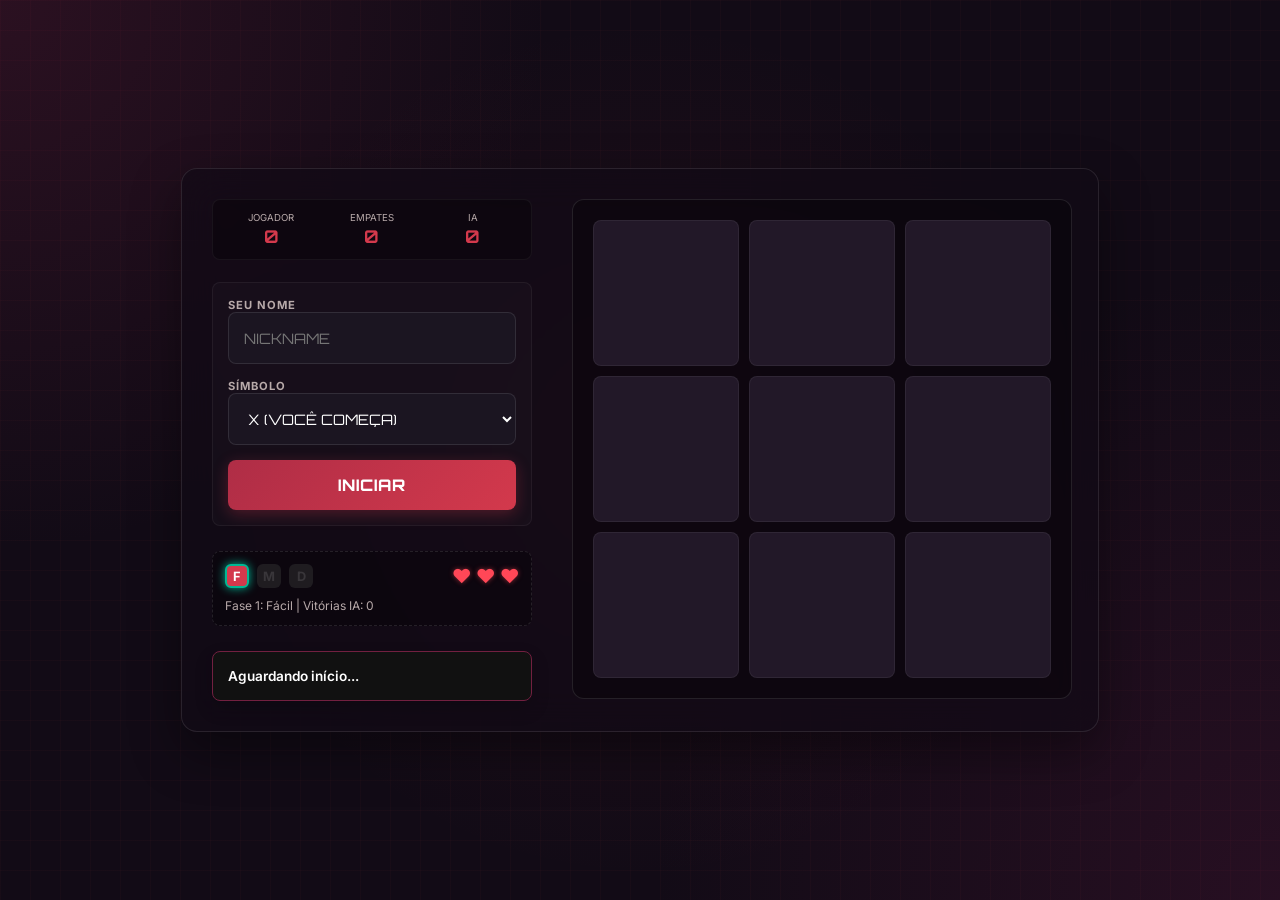
<file: index.html>
<!DOCTYPE html>
<html lang="pt-BR">
<head>
    <meta charset="UTF-8">
    <meta name="viewport" content="width=device-width, initial-scale=1.0">
    <meta http-equiv="refresh" content="0; url=game.html">
    <title>Jogo da Velha</title>
    <link rel="stylesheet" href="style.css">
    <script>window.location.replace('game.html');</script>
</head>
<body>
    <p style="text-align: center; padding: 20px;"><a href="game.html" class="auth-link">Abrir o Jogo da Velha</a></p>
</body>
</html>
</file>
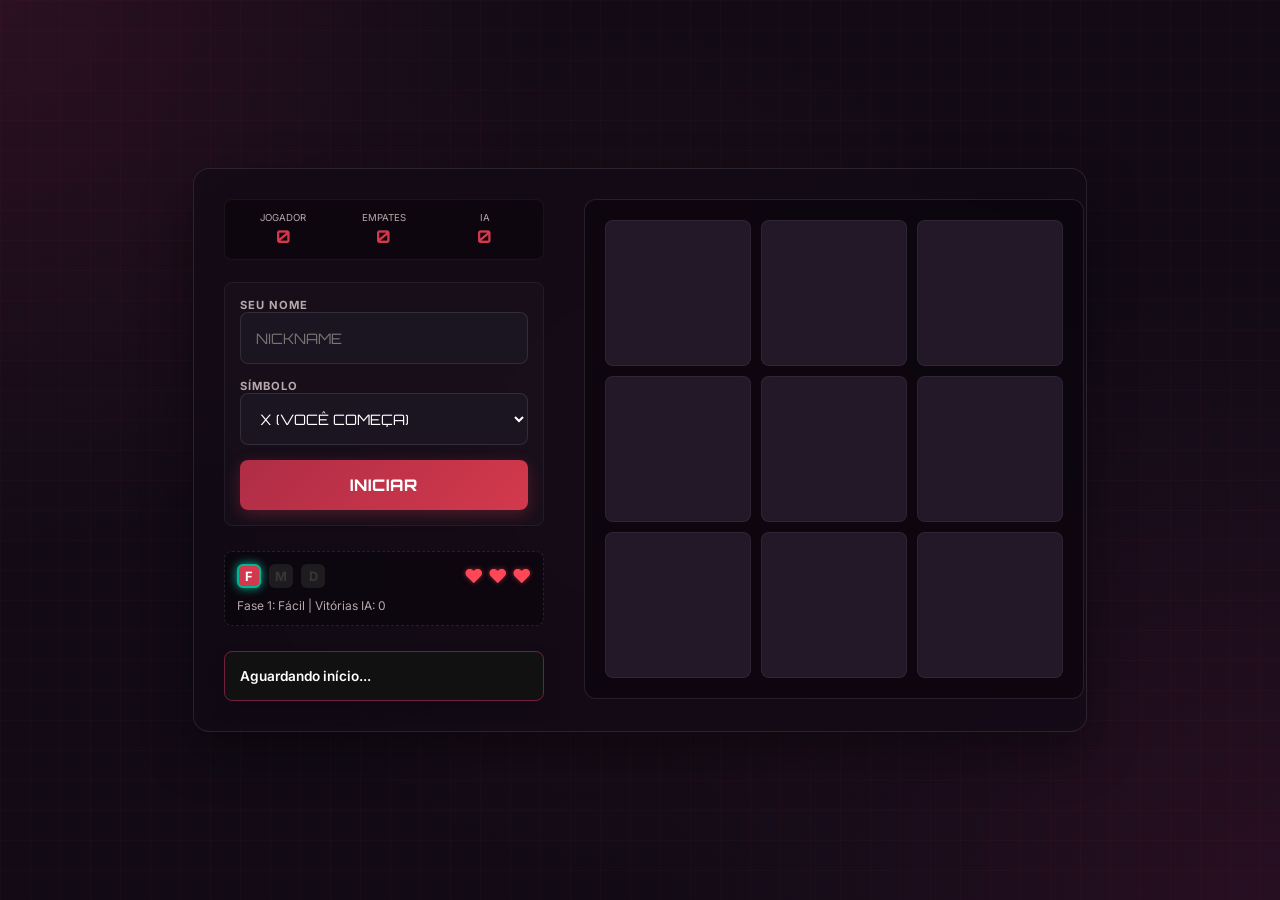
<file: game.html>
<!DOCTYPE html>
<html lang="pt-BR">
<head>
    <meta charset="UTF-8">
    <meta name="viewport" content="width=device-width, initial-scale=1.0">
    <title>Arena - Jogo da Velha</title>
    <link rel="stylesheet" href="style.css">
</head>
<body style="opacity: 0; transition: opacity 0.3s ease; overflow-y: auto;">
    <div id="app">
        <section id="tela-jogo" class="screen">
            <div class="container">
                <section class="configuracoes">
                    <div class="formulario-compacto">
                         <div class="placar">
                            <div class="placar-item">
                                <span id="label-p1">Jogador</span>
                                <strong id="score-p1">0</strong>
                            </div>
                            <div class="placar-item">
                                <span>Empates</span>
                                <strong id="score-empate">0</strong>
                            </div>
                            <div class="placar-item">
                                <span id="label-p2">IA</span>
                                <strong id="score-p2">0</strong>
                            </div>
                        </div>

                        <div class="secao-inicio-partida">
                            <div class="grupo-opcao">
                                <label>Seu Nome</label>
                                <input type="text" id="player1" class="input-moderno" placeholder="NICKNAME" autocomplete="off">
                            </div>
                            <div class="grupo-opcao">
                                <label>Símbolo</label>
                                <select id="select-simbolo" class="input-moderno">
                                    <option value="X">X (VOCÊ COMEÇA)</option>
                                    <option value="O">O (IA COMEÇA)</option>
                                </select>
                            </div>
                            <button id="btnIrParaJogo" class="btn-principal-game">INICIAR</button>
                        </div>

                        <div id="info-carreira" class="carreira-container">
                            <div class="niveis-badge">
                                <span id="badge-facil" class="badge">F</span>
                                <span id="badge-medio" class="badge bloqueado">M</span>
                                <span id="badge-dificil" class="badge bloqueado">D</span>
                            </div>
                            <div id="vidas-indicator" class="vidas-container"></div>
                            <div id="stats-carreira" class="stats-carreira">Fase 1</div>
                        </div>

                        <div class="painel">
                            <div id="console">Aguardando início...</div>
                        </div>
                    </div>
                </section>

                <section class="tabuleiro">
                    <div class="casa" data-index="0"></div>
                    <div class="casa" data-index="1"></div>
                    <div class="casa" data-index="2"></div>
                    <div class="casa" data-index="3"></div>
                    <div class="casa" data-index="4"></div>
                    <div class="casa" data-index="5"></div>
                    <div class="casa" data-index="6"></div>
                    <div class="casa" data-index="7"></div>
                    <div class="casa" data-index="8"></div>
                </section>
            </div>
        </section>
    </div>

    <div id="modal-fase" class="modal-overlay hidden">
        <div class="modal-content">
            <div id="modal-icon">🏆</div>
            <h2 id="modal-titulo">Fase Concluída!</h2>
            <p id="modal-mensagem"></p>
            <p id="modal-tentativas" class="modal-tentativas-texto"></p>
            <div id="modal-progresso-container" class="modal-progresso">
                <span id="fase-anterior">Fase 1</span>
                <span class="seta">→</span>
                <span id="fase-proxima">Fase 2</span>
            </div>
            <div class="modal-footer">
                <button id="btnAcaoModal">Próxima Fase</button>
                <button id="btnResetarCarreira" class="btn-perigo hidden">Reiniciar do Início</button>
            </div>
        </div>
    </div>

    <script type="module" src="game.js"></script>
</body>
</html>
</file>
<file: style.css>
/* ==========================================================================
   VARIÁVEIS E RESET
   ========================================================================== */
@import url('https://fonts.googleapis.com/css2?family=Inter:wght@400;500;700&family=Orbitron:wght@400;600;700;800&display=swap');

* {
    margin: 0;
    padding: 0;
    box-sizing: border-box;
}

:root {
    --radius: 8px;
    --radius-lg: 16px;
    --control-h: 52px;

    /* Tipografia principal */
    --font-ui: 'Inter', sans-serif;
    --font-title: 'Orbitron', sans-serif;

    /* Paleta de cores de texto */
    --color-text: #e7dede;
    --color-text-soft: #b8aaaa;

    /* Cor de fundo do app */
    --color-bg: #120b16;

    /* Tons de vinho do tema */
    --color-wine-1: #722040;
    --color-wine-2: #d3394c;
    --color-wine-3: #af2d46;
    --color-wine-4: #6a1c48;
    --color-wine-5: #8b2444;

    /* Cores para estados de sucesso e botões */
    --color-success: #00b894;
    --color-success-hover: #00c9a0;
    --color-button-text: #081c15;

    /* Variáveis de foco e interação */
    --border-color-focus: var(--color-wine-2);

    /* Estilos para o grid e efeitos de brilho */
    --color-grid: rgba(211, 57, 76, 0.035);
    --color-glow-top:
        rgba(114, 32, 64, 0.26);

    --color-glow-bottom:
        rgba(106, 28, 72, 0.24);

    --color-glow-center:
        rgba(211, 57, 76, 0.08);

    --color-input-bg: #1b1521;
    --color-input-border:
        rgba(255, 255, 255, 0.08);
    --color-input-text:
        var(--color-text);

    --color-input-placeholder:
        rgba(255, 255, 255, 0.35);

    /* Fundo do console de mensagens */
    --color-console-bg: #111111;

    /* Estilização das casas do tabuleiro */
    --color-cell-bg: #221828;
    --color-cell-hover: #2c1f34;
    --color-cell-border:
        rgba(255, 255, 255, 0.08);
    --color-cell-text:
        var(--color-text);

    /* Sombras e efeitos de profundidade */
    --shadow-soft:
        0 8px 18px rgba(0, 0, 0, 0.18);
    --shadow-focus:
        0 0 12px rgba(211, 57, 76, 0.18);
}

body {
    margin: 0;
    padding: 0;
    min-height: 100vh;
    min-height: 100dvh; /* altura dinâmica para navegadores mobile */
    padding: 20px 10px;
    display: flex;
    flex-direction: column;
    justify-content: center;
    align-items: center;
    overflow-x: hidden;
    overflow-y: auto;
    scroll-behavior: smooth;
    font-family: var(--font-ui);
    color: var(--color-text);
    background-color: var(--color-bg);
    background-image:
        linear-gradient(var(--color-grid) 1px,
            transparent 1px),
        linear-gradient(90deg,
            var(--color-grid) 1px,
            transparent 1px),
        radial-gradient(circle at top left,
            var(--color-glow-top),
            transparent 35%),
        radial-gradient(circle at bottom right,
            var(--color-glow-bottom),
            transparent 40%),
        radial-gradient(circle at center,
            var(--color-glow-center),
            transparent 55%);
    background-size:
        30px 30px,
        30px 30px,
        auto,
        auto,
        auto;
}

#app {
    /* Container principal centralizado */
    width: 100%;
    max-width: 1200px;
    display: flex;
    justify-content: center;
    align-items: center;
    padding: 10px;
}

.container {
    width: 100%;
    max-width: 1050px;
    margin: 0 auto;
    display: grid;
    grid-template-columns: 320px 1fr;
    gap: 40px;
    padding: 30px;
    background: rgba(18, 11, 22, 0.7);
    border-radius: 16px;
    backdrop-filter: blur(20px);
    border: 1px solid rgba(255, 255, 255, 0.1);
    box-shadow: 0 20px 50px rgba(0,0,0,0.4);
}

.hidden {
    display: none !important;
}

.screen-auth {
    width: 100%;
    padding: 20px 0;
    display: flex;
    justify-content: center;
    align-items: center;
    animation: fadeIn 0.5s ease;
}

@keyframes fadeIn {
    from { opacity: 0; transform: translateY(10px); }
    to { opacity: 1; transform: translateY(0); }
}

/* Estilos para Páginas de Autenticação */
.auth-container {
    width: 95%;
    max-width: 400px;
    padding: 35px 25px;
    background: rgba(255, 255, 255, 0.03);
    border-radius: var(--radius-lg);
    backdrop-filter: blur(15px);
    border: 1px solid rgba(255, 255, 255, 0.12);
    box-shadow: 0 15px 35px rgba(0, 0, 0, 0.5);
    animation: slideUp 0.5s ease-out;
}

.auth-header {
    text-align: center;
    margin-bottom: 30px;
}

.auth-header h1 {
    font-family: var(--font-title);
    font-size: 1.8rem;
    color: #fff;
    text-transform: uppercase;
    letter-spacing: 2px;
    margin-bottom: 10px;
}

.auth-footer {
    margin-top: 25px;
    text-align: center;
}

.auth-link {
    color: var(--color-wine-2);
    text-decoration: none;
    font-size: 0.9rem;
    font-weight: 500;
    transition: color 0.3s;
}

.auth-link:hover {
    color: #ff4d61;
    text-decoration: underline;
}

.placar {
    display: grid;
    grid-template-columns: repeat(3, 1fr);
    gap: 8px;
    margin-bottom: 12px;
    padding: 12px;
    background: rgba(0,0,0,0.3);
    border-radius: var(--radius);
    border: 1px solid rgba(255,255,255,0.05);
}
.placar-item { display: flex; flex-direction: column; align-items: center; }
.placar-item span { font-size: 0.6rem; text-transform: uppercase; color: var(--color-text-soft); margin-bottom: 2px; }
.placar-item strong { font-size: 1.1rem; color: var(--color-wine-2); font-family: var(--font-title); }

.carreira-container {
    background: rgba(0, 0, 0, 0.3); padding: 12px; border-radius: var(--radius); border: 1px dashed rgba(255,255,255,0.1);
    margin-bottom: 15px; display: flex; align-items: center; justify-content: space-between; flex-wrap: wrap; gap: 10px;
}

.vidas-container {
    display: flex;
    gap: 5px;
    font-size: 1.2rem;
}

.coracao {
    color: #ff4757;
    text-shadow: 0 0 5px rgba(255, 71, 87, 0.5);
    transition: all 0.3s ease;
}

.coracao.perdido {
    color: #333;
    text-shadow: none;
    filter: grayscale(1);
}

.titulo-carreira {
    font-size: 0.7rem;
    text-transform: uppercase;
    color: var(--color-text-soft);
    letter-spacing: 1px;
}

.niveis-badge {
    display: flex;
    gap: 8px;
}

.badge {
    width: 24px;
    height: 24px;
    display: flex;
    justify-content: center;
    align-items: center;
    border-radius: 6px;
    background: var(--color-wine-2);
    color: white;
    font-weight: bold;
    font-size: 0.8rem;
    border: 2px solid transparent;
    transition: all 0.3s ease;
}

.badge.bloqueado {
    background: #333;
    color: #666;
    opacity: 0.5;
}

.badge.atual {
    border-color: var(--color-success);
    box-shadow: 0 0 10px var(--color-success);
    animation: pulse 2s infinite;
}

.stats-carreira {
    font-size: 0.75rem;
    color: var(--color-text-soft);
}

.grupo-opcao {
    display: flex;
    flex-direction: column;
    margin-bottom: 15px;
}

.grupo-opcao label {
    font-size: 0.7rem;
    color: var(--color-text-soft);
    text-transform: uppercase;
    letter-spacing: 1px;
    font-weight: 700;
}

.secao-inicio-partida {
    background: rgba(255, 255, 255, 0.02); padding: 15px; border-radius: var(--radius);
    border: 1px solid rgba(255, 255, 255, 0.05); margin-bottom: 15px;
}

.input-moderno {
    height: var(--control-h); background: var(--color-input-bg); border: 1px solid rgba(255,255,255,0.1);
    font-family: var(--font-title); font-size: 0.9rem; color: #fff; width: 100%; padding: 0 15px;
    border-radius: var(--radius); outline: none; transition: 0.3s;
}
.input-moderno:focus { border-color: var(--color-wine-2); box-shadow: 0 0 10px rgba(211, 57, 76, 0.2); }

.select-moderno {
    cursor: pointer;
    font-weight: bold;
    letter-spacing: 1px;
}

.btn-principal-game {
    width: 100%; height: 50px; margin-top: 10px;
    background: linear-gradient(135deg, #af2d46, #d3394c);
    color: #fff; font-family: var(--font-title); font-size: 1rem; font-weight: 800;
    text-transform: uppercase; letter-spacing: 1px; border: none; border-radius: var(--radius);
    cursor: pointer; transition: 0.3s;
    box-shadow: 0 4px 15px rgba(211, 57, 76, 0.3);
    display: flex; justify-content: center; align-items: center;
}

.btn-principal-game:hover {
    transform: translateY(-3px) scale(1.02);
    background: linear-gradient(135deg, var(--color-wine-2), #ff4d61);
    filter: brightness(1.1);
}

.formulario-compacto { width: 100%; display: flex; flex-direction: column; gap: 10px; }
.error-message { color: #ff4757; font-size: 0.8rem; margin: 5px 0; text-align: center; font-weight: bold; }

.btn-sair {
    width: 100%;
    height: 35px;
    background: transparent;
    border: 1px solid rgba(255, 255, 255, 0.1);
    color: var(--color-text-soft);
    border-radius: var(--radius);
    cursor: pointer;
    font-size: 0.8rem;
    font-weight: 600;
    margin-top: 15px;
}
.btn-sair:hover {
    background: rgba(211, 57, 76, 0.1);
    color: var(--color-wine-2);
    border-color: var(--color-wine-2);
}

/* ==========================================================================
   CONSOLE E FEEDBACK
   ========================================================================== */
#console {
    width: 100%;
    min-height: 50px;
    padding: 10px 15px;
    display: flex;
    align-items: center;
    background: var(--color-console-bg);
    border: 1px solid var(--color-wine-1);
    border-radius: var(--radius);
    color: #fff; font-size: 0.85rem; font-weight: 600;
    box-shadow:
        var(--shadow-soft);
}

.tabuleiro {
    display: grid;
    grid-template-columns: repeat(3, 1fr);
    grid-template-rows: repeat(3, 1fr);
    gap: 10px;
    width: 100%;
    max-width: 500px;
    aspect-ratio: 1 / 1;
    margin: 0 auto;
    padding: 20px;
    background: rgba(0, 0, 0, 0.3);
    border-radius: 12px;
    border: 1px solid rgba(255, 255, 255, 0.1);
}

.casa {
    background: var(--color-cell-bg);
    border: 1px solid var(--color-cell-border);
    border-radius: var(--radius);
    display: flex;
    justify-content: center;
    align-items: center;
    font-family: var(--font-title);
    color: var(--color-text);
    cursor: pointer;
    border: 1px solid rgba(255,255,255,0.06);
    font-size: clamp(2.5rem, 12vw, 4rem);
    font-weight: 800;
    transition: all 0.2s cubic-bezier(0.4, 0, 0.2, 1);
    user-select: none;
    -webkit-tap-highlight-color: transparent;
}
.casa:hover {
    background: var(--color-cell-hover);
    border-color: #d3394c;
}
.casa:active {
    transform: scale(0.95);
    background: rgba(211, 57, 76, 0.1);
}
.casa.vencedora {
    background: var(--color-success);
    color: var(--color-button-text);
    border-color: var(--color-success-hover);
    outline: 2px solid var(--color-success-hover);
    outline-offset: 3px;
    box-shadow:
        0 0 12px rgba(0, 184, 148, 0.35);
}

@media (max-width: 768px) {
    .container {
        grid-template-columns: 1fr;
        gap: 20px;
        padding: 15px;
    }

    .tabuleiro {
        max-width: 100%;
        padding: 15px;
        gap: 8px;
    }
    
    .carreira-container {
        flex-direction: column;
        gap: 10px;
    }
}

.modal-overlay {
    position: fixed;
    top: 0;
    left: 0;
    width: 100%;
    height: 100%;
    background: rgba(0, 0, 0, 0.85);
    backdrop-filter: blur(8px);
    display: flex;
    justify-content: center;
    align-items: center;
    z-index: 1000;
    animation: fadeIn 0.3s ease;
}
.modal-content {
    background: var(--color-input-bg);
    padding: 40px;
    border-radius: var(--radius-lg);
    border: 2px solid var(--color-wine-2);
    text-align: center;
    max-width: 380px;
    width: 90%;
    box-shadow: 0 0 50px rgba(0,0,0,0.8);
    animation: slideUp 0.4s cubic-bezier(0.175, 0.885, 0.32, 1.275);
}
.modal-content.derrota {
    border-color: #ff4757;
    box-shadow: 0 0 30px rgba(255, 71, 87, 0.4);
}
@keyframes slideUp {
    from { transform: translateY(50px); opacity: 0; }
    to { transform: translateY(0); opacity: 1; }
}
@keyframes fadeIn { from { opacity: 0; } to { opacity: 1; } }

#modal-icon {
    font-size: 4rem;
    margin-bottom: 20px;
}

.modal-content h2 {
    font-family: var(--font-title);
    color: #fff;
    margin-bottom: 10px;
    text-transform: uppercase;
    letter-spacing: 2px;
}

.modal-content p {
    color: var(--color-text-soft);
    margin-bottom: 25px;
}

.modal-tentativas-texto {
    font-size: 0.85rem;
    color: var(--color-wine-2);
    margin-top: -15px;
    margin-bottom: 20px;
    font-weight: bold;
    text-transform: uppercase;
}

.modal-progresso {
    display: flex;
    justify-content: center;
    align-items: center;
    gap: 15px;
    margin-bottom: 30px;
    padding: 15px;
    background: rgba(255, 255, 255, 0.05);
    border-radius: var(--radius);
}

.modal-progresso span {
    font-weight: bold;
    font-family: var(--font-title);
    font-size: 0.9rem;
}

.modal-progresso .seta {
    color: var(--color-wine-2);
    font-size: 1.2rem;
}

.modal-footer {
    display: flex;
    flex-direction: column;
    gap: 10px;
}

#btnAcaoModal {
    width: 100%;
    height: 50px;
    background: var(--color-success);
    color: var(--color-button-text);
    border: none;
    border-radius: var(--radius);
    font-weight: bold;
    font-size: 1rem;
    cursor: pointer;
    box-shadow: 0 4px 15px rgba(0, 184, 148, 0.2);
    transition: 0.2s;
}

#btnAcaoModal:hover {
    background: var(--color-success-hover);
    transform: scale(1.05);
}

.btn-perigo {
    width: 100%;
    height: 45px;
    background: transparent;
    color: #ff4757;
    border: 1px solid #ff4757;
    border-radius: var(--radius);
    font-weight: bold;
    cursor: pointer;
    transition: 0.2s;
}

.btn-perigo:hover {
    background: rgba(255, 71, 87, 0.1);
}

/* ==========================================================================
   UTILITÁRIOS E SENHA
   ========================================================================== */
.password-wrapper {
    position: relative;
    width: 100%;
    display: flex;
    align-items: center;
}

.password-wrapper .input-moderno {
    padding-right: 45px !important;
    width: 100%;
}

.btn-toggle-eye {
    position: absolute;
    right: 12px;
    top: 50%;
    transform: translateY(-50%);
    background: transparent;
    border: none;
    color: var(--color-text-soft);
    cursor: pointer;
    display: flex;
    align-items: center;
    justify-content: center;
    padding: 0;
    transition: color 0.2s, opacity 0.2s;
    opacity: 0.6;
    z-index: 5;
}

.btn-toggle-eye:hover {
    color: var(--color-wine-2);
    opacity: 1;
}
</file>
